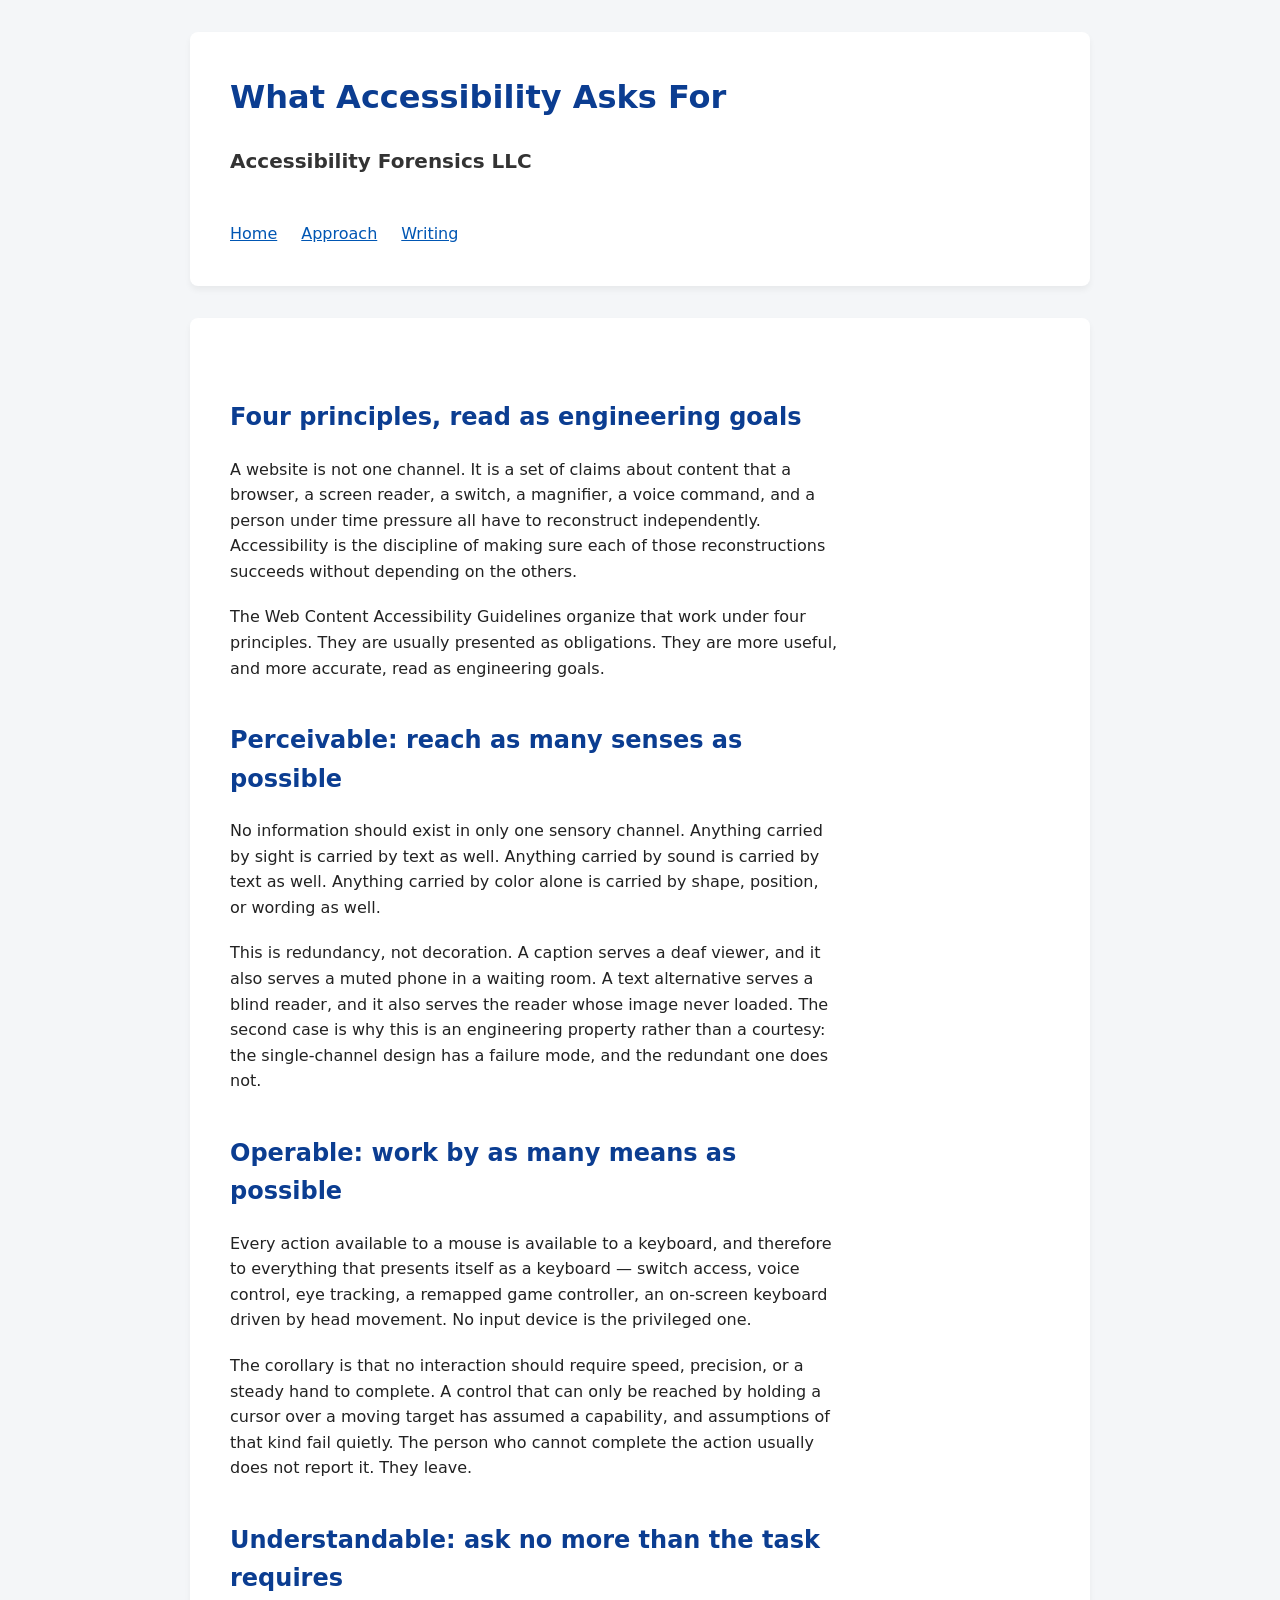
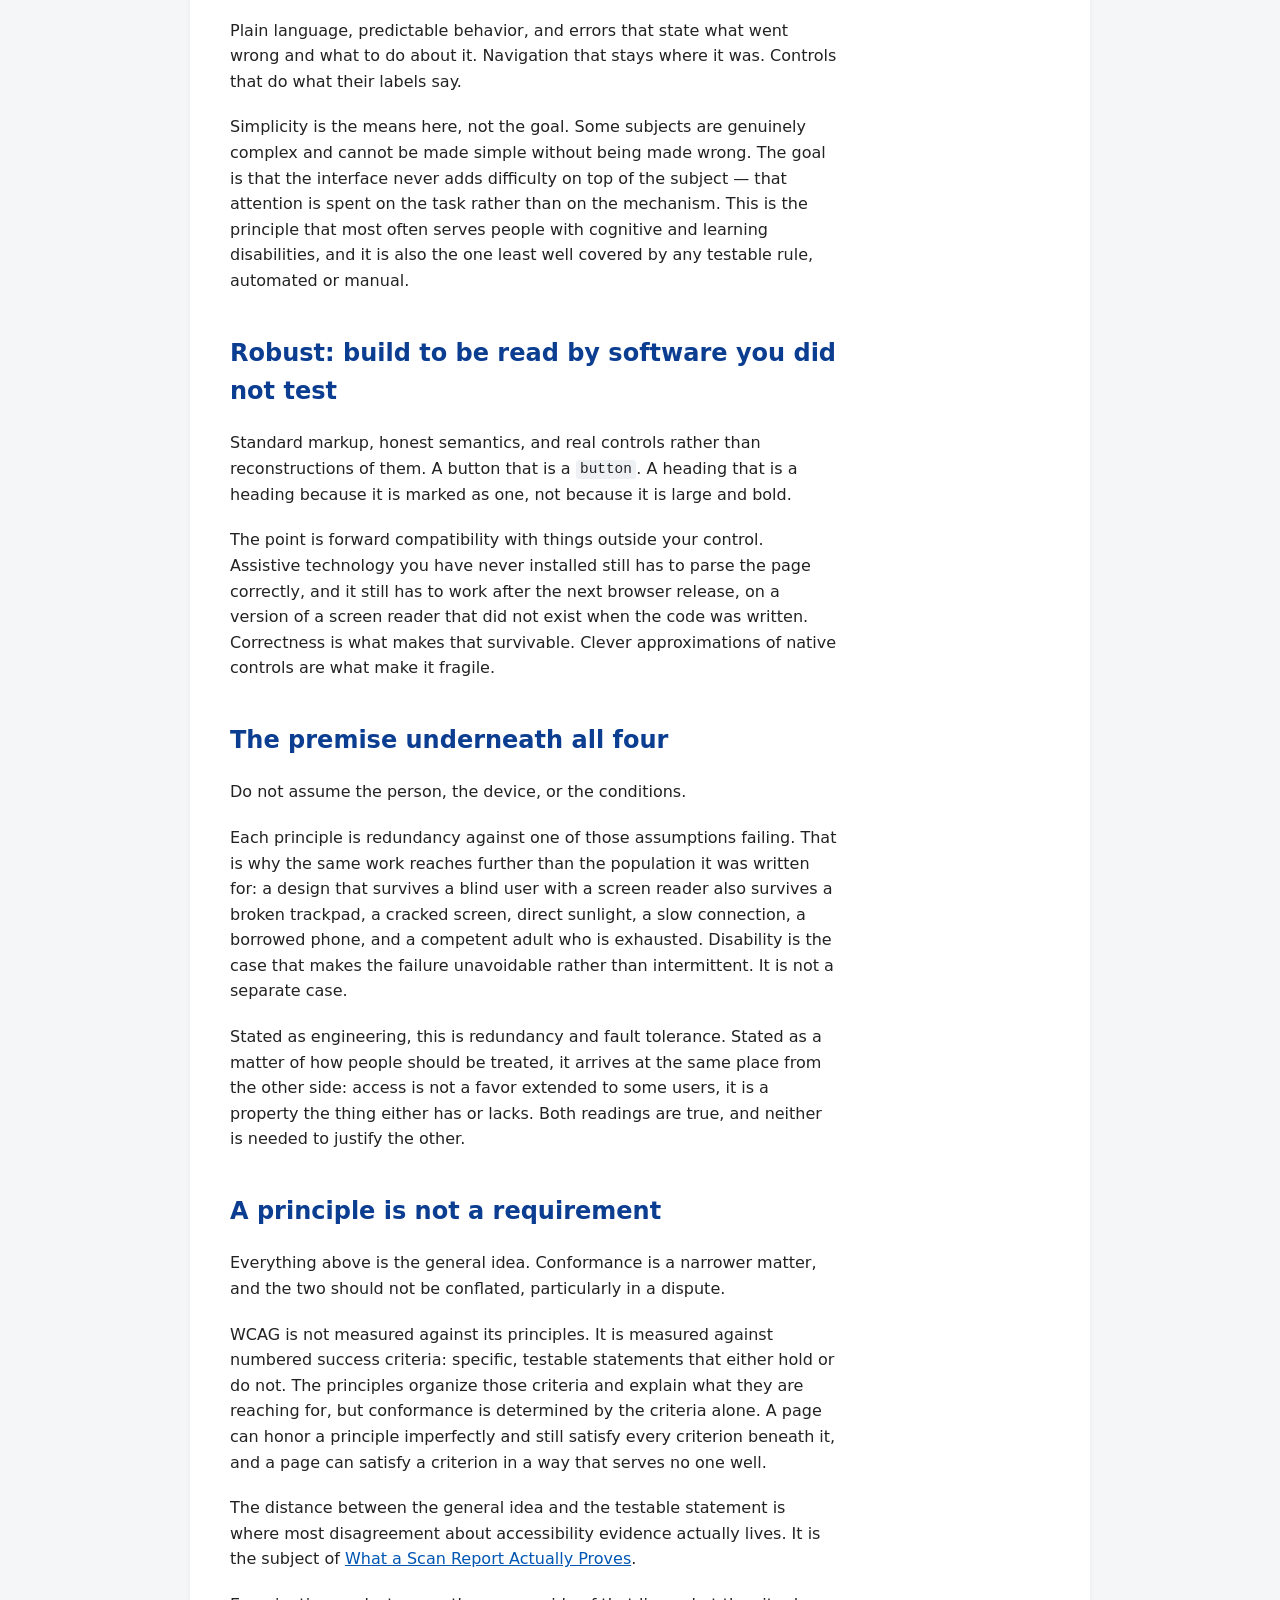
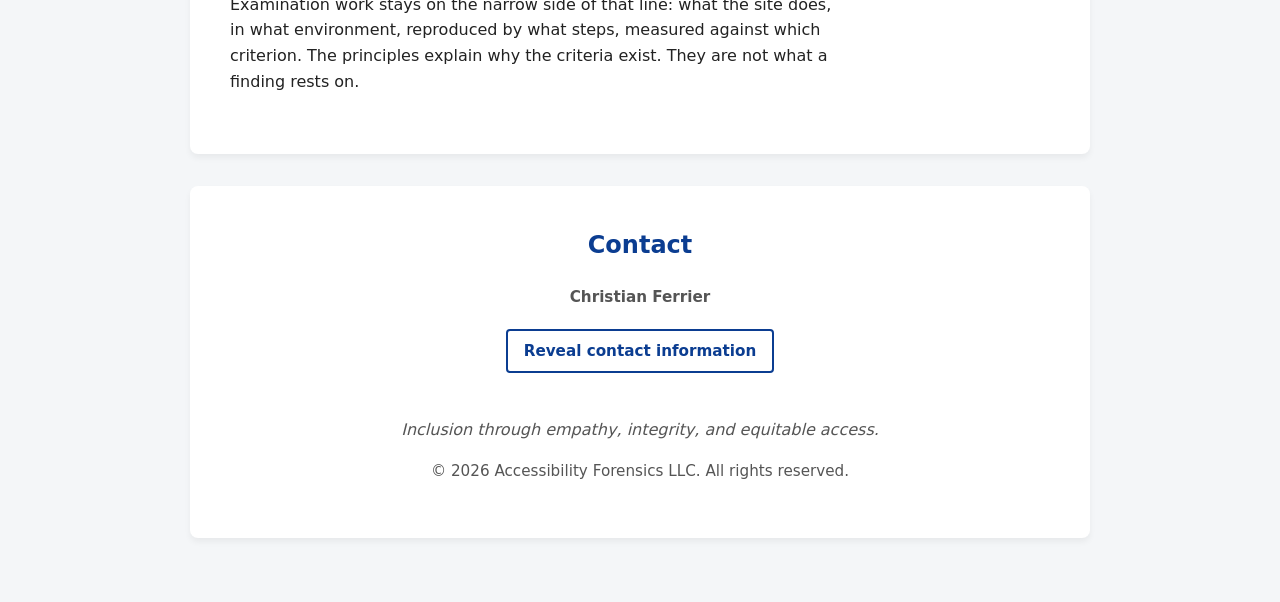
<file: approach/index.html>
<!DOCTYPE html>
<html lang="en">
<head>
    <meta charset="UTF-8">
    <meta name="viewport" content="width=device-width, initial-scale=1.0">
    <meta name="description" content="The four principles behind web accessibility stated as engineering goals: reach as many senses as possible, work by as many means as possible, ask no more than the task requires, and build to be read by software you did not test.">
    <title>What Accessibility Asks For - Accessibility Forensics LLC</title>
    <link rel="preconnect" href="https://challenges.cloudflare.com">
    <link rel="stylesheet" href="/assets/site.css">
</head>
<body>
    <a class="skip-link" href="#main">Skip to main content</a>
    <div class="container">
        <header>
            <div class="brand">
                <div class="brand-text">
                    <h1>What Accessibility Asks For</h1>
                    <p class="tagline">Accessibility Forensics LLC</p>
                </div>
            </div>
            <nav class="site-nav" aria-label="Primary">
                <ul>
                    <li><a href="/">Home</a></li>
                    <li><a href="/approach/">Approach</a></li>
                    <li><a href="/writing/">Writing</a></li>
                </ul>
            </nav>
        </header>

        <main id="main">
            <article>
                <h2>Four principles, read as engineering goals</h2>

                <p>A website is not one channel. It is a set of claims about content that a browser, a screen reader, a switch, a magnifier, a voice command, and a person under time pressure all have to reconstruct independently. Accessibility is the discipline of making sure each of those reconstructions succeeds without depending on the others.</p>

                <p>The Web Content Accessibility Guidelines organize that work under four principles. They are usually presented as obligations. They are more useful, and more accurate, read as engineering goals.</p>

                <h2>Perceivable: reach as many senses as possible</h2>

                <p>No information should exist in only one sensory channel. Anything carried by sight is carried by text as well. Anything carried by sound is carried by text as well. Anything carried by color alone is carried by shape, position, or wording as well.</p>

                <p>This is redundancy, not decoration. A caption serves a deaf viewer, and it also serves a muted phone in a waiting room. A text alternative serves a blind reader, and it also serves the reader whose image never loaded. The second case is why this is an engineering property rather than a courtesy: the single-channel design has a failure mode, and the redundant one does not.</p>

                <h2>Operable: work by as many means as possible</h2>

                <p>Every action available to a mouse is available to a keyboard, and therefore to everything that presents itself as a keyboard &mdash; switch access, voice control, eye tracking, a remapped game controller, an on-screen keyboard driven by head movement. No input device is the privileged one.</p>

                <p>The corollary is that no interaction should require speed, precision, or a steady hand to complete. A control that can only be reached by holding a cursor over a moving target has assumed a capability, and assumptions of that kind fail quietly. The person who cannot complete the action usually does not report it. They leave.</p>

                <h2>Understandable: ask no more than the task requires</h2>

                <p>Plain language, predictable behavior, and errors that state what went wrong and what to do about it. Navigation that stays where it was. Controls that do what their labels say.</p>

                <p>Simplicity is the means here, not the goal. Some subjects are genuinely complex and cannot be made simple without being made wrong. The goal is that the interface never adds difficulty on top of the subject &mdash; that attention is spent on the task rather than on the mechanism. This is the principle that most often serves people with cognitive and learning disabilities, and it is also the one least well covered by any testable rule, automated or manual.</p>

                <h2>Robust: build to be read by software you did not test</h2>

                <p>Standard markup, honest semantics, and real controls rather than reconstructions of them. A button that is a <code>button</code>. A heading that is a heading because it is marked as one, not because it is large and bold.</p>

                <p>The point is forward compatibility with things outside your control. Assistive technology you have never installed still has to parse the page correctly, and it still has to work after the next browser release, on a version of a screen reader that did not exist when the code was written. Correctness is what makes that survivable. Clever approximations of native controls are what make it fragile.</p>

                <h2>The premise underneath all four</h2>

                <p>Do not assume the person, the device, or the conditions.</p>

                <p>Each principle is redundancy against one of those assumptions failing. That is why the same work reaches further than the population it was written for: a design that survives a blind user with a screen reader also survives a broken trackpad, a cracked screen, direct sunlight, a slow connection, a borrowed phone, and a competent adult who is exhausted. Disability is the case that makes the failure unavoidable rather than intermittent. It is not a separate case.</p>

                <p>Stated as engineering, this is redundancy and fault tolerance. Stated as a matter of how people should be treated, it arrives at the same place from the other side: access is not a favor extended to some users, it is a property the thing either has or lacks. Both readings are true, and neither is needed to justify the other.</p>

                <h2>A principle is not a requirement</h2>

                <p>Everything above is the general idea. Conformance is a narrower matter, and the two should not be conflated, particularly in a dispute.</p>

                <p>WCAG is not measured against its principles. It is measured against numbered success criteria: specific, testable statements that either hold or do not. The principles organize those criteria and explain what they are reaching for, but conformance is determined by the criteria alone. A page can honor a principle imperfectly and still satisfy every criterion beneath it, and a page can satisfy a criterion in a way that serves no one well.</p>

                <p>The distance between the general idea and the testable statement is where most disagreement about accessibility evidence actually lives. It is the subject of <a href="/writing/scan-reports/">What a Scan Report Actually Proves</a>.</p>

                <p>Examination work stays on the narrow side of that line: what the site does, in what environment, reproduced by what steps, measured against which criterion. The principles explain why the criteria exist. They are not what a finding rests on.</p>
            </article>
        </main>

        <footer>
            <h2>Contact</h2>
            <address>
                <strong>Christian Ferrier</strong>
                <div class="contact-reveal">
                    <button class="reveal-contact" type="button" id="reveal-contact-button" aria-expanded="false" aria-controls="revealed-contact-details" aria-describedby="turnstile-hint">Reveal contact information</button>
                    <p class="turnstile-hint" id="turnstile-hint" aria-live="polite"></p>
                    <div class="cf-turnstile" id="turnstile-widget" data-sitekey="0x4AAAAAAECEMm6jEvlE8Xki" data-size="flexible" data-appearance="interaction-only" data-execution="execute" data-callback="onTurnstileVerified" data-expired-callback="onTurnstileExpired" data-error-callback="onTurnstileExpired"></div>
                    <div id="revealed-contact-details" hidden></div>
                </div>
                <noscript>Contact details require JavaScript to protect them from automated spam.</noscript>
            </address>
            <p class="mission-statement">Inclusion through empathy, integrity, and equitable access.</p>
            <p>&copy; 2026 Accessibility Forensics LLC. All rights reserved.</p>
        </footer>
    </div>
    <script src="https://challenges.cloudflare.com/turnstile/v0/api.js" async defer></script>
    <script src="/assets/contact-reveal.js" defer></script>
</body>
</html>
</file>
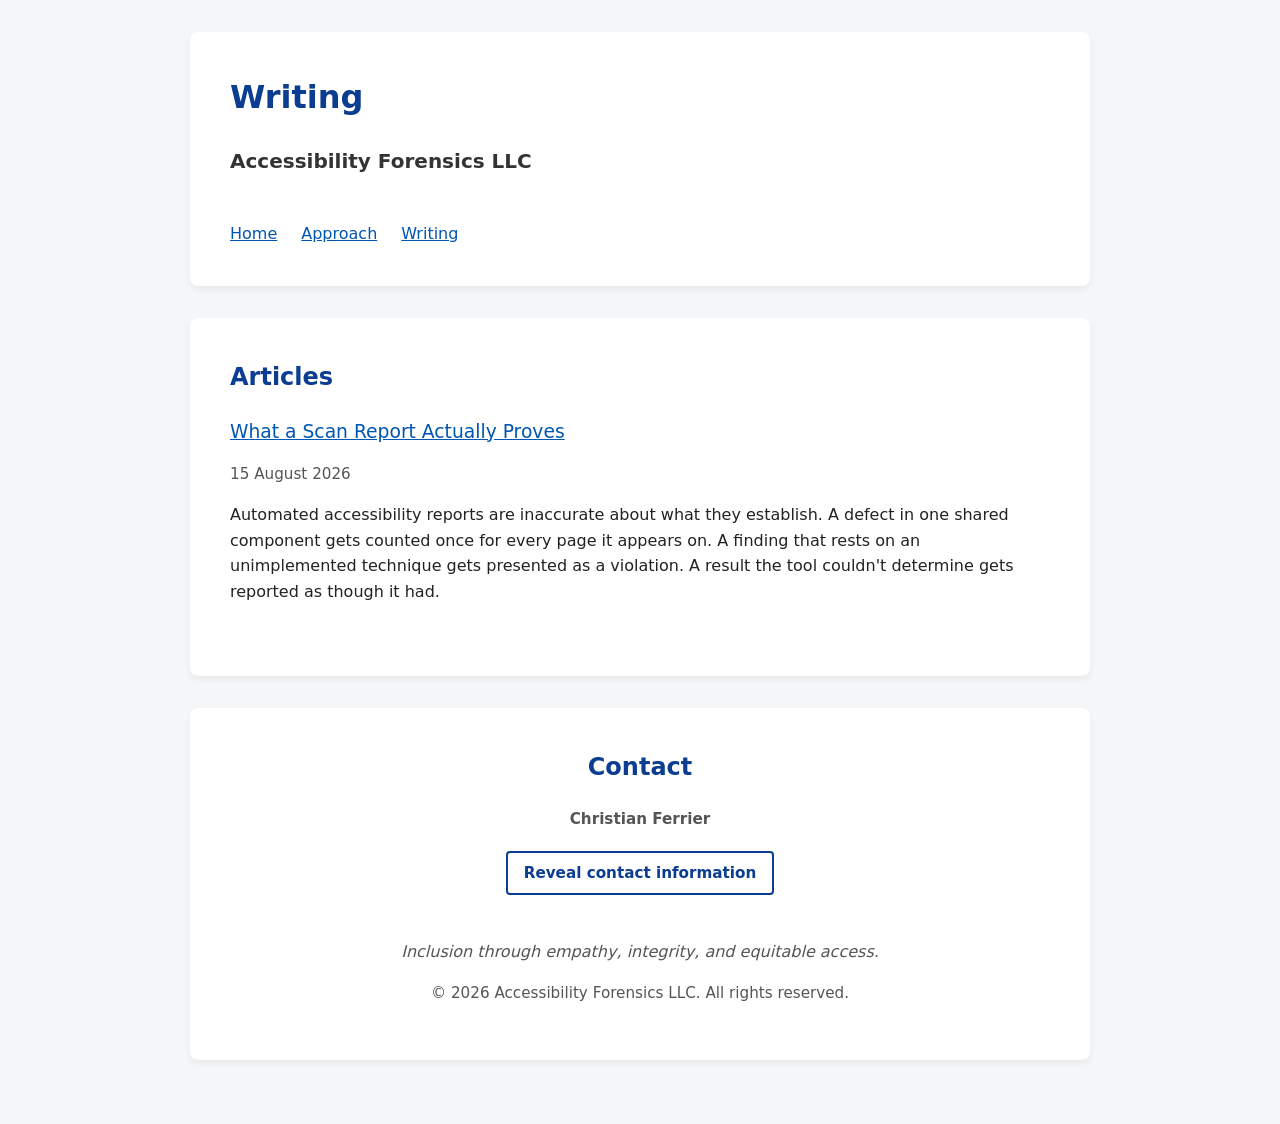
<file: writing/index.html>
<!DOCTYPE html>
<html lang="en">
<head>
    <meta charset="UTF-8">
    <meta name="viewport" content="width=device-width, initial-scale=1.0">
    <meta name="description" content="Writing on website accessibility evidence, automated scan reports, and ADA Title III defense.">
    <title>Writing - Accessibility Forensics LLC</title>
    <link rel="preconnect" href="https://challenges.cloudflare.com">
    <link rel="stylesheet" href="/assets/site.css">
</head>
<body>
    <a class="skip-link" href="#main">Skip to main content</a>
    <div class="container">
        <header>
            <div class="brand">
                <div class="brand-text">
                    <h1>Writing</h1>
                    <p class="tagline">Accessibility Forensics LLC</p>
                </div>
            </div>
            <nav class="site-nav" aria-label="Primary">
                <ul>
                    <li><a href="/">Home</a></li>
                    <li><a href="/approach/">Approach</a></li>
                    <li><a href="/writing/">Writing</a></li>
                </ul>
            </nav>
        </header>

        <main id="main">
            <section>
                <h2>Articles</h2>
                <ul class="article-list">
                    <li>
                        <h3><a href="/writing/scan-reports/">What a Scan Report Actually Proves</a></h3>
                        <p class="article-meta">
                            <time datetime="2026-08-15">15 August 2026</time>
                        </p>
                        <p>Automated accessibility reports are inaccurate about what they establish. A defect in one shared component gets counted once for every page it appears on. A finding that rests on an unimplemented technique gets presented as a violation. A result the tool couldn't determine gets reported as though it had.</p>
                    </li>
                </ul>
            </section>
        </main>

        <footer>
            <h2>Contact</h2>
            <address>
                <strong>Christian Ferrier</strong>
                <div class="contact-reveal">
                    <button class="reveal-contact" type="button" id="reveal-contact-button" aria-expanded="false" aria-controls="revealed-contact-details" aria-describedby="turnstile-hint">Reveal contact information</button>
                    <p class="turnstile-hint" id="turnstile-hint" aria-live="polite"></p>
                    <div class="cf-turnstile" id="turnstile-widget" data-sitekey="0x4AAAAAAECEMm6jEvlE8Xki" data-size="flexible" data-appearance="interaction-only" data-execution="execute" data-callback="onTurnstileVerified" data-expired-callback="onTurnstileExpired" data-error-callback="onTurnstileExpired"></div>
                    <div id="revealed-contact-details" hidden></div>
                </div>
                <noscript>Contact details require JavaScript to protect them from automated spam.</noscript>
            </address>
            <p class="mission-statement">Inclusion through empathy, integrity, and equitable access.</p>
            <p>&copy; 2026 Accessibility Forensics LLC. All rights reserved.</p>
        </footer>
    </div>
    <script src="https://challenges.cloudflare.com/turnstile/v0/api.js" async defer></script>
    <script src="/assets/contact-reveal.js" defer></script>
</body>
</html>
</file>
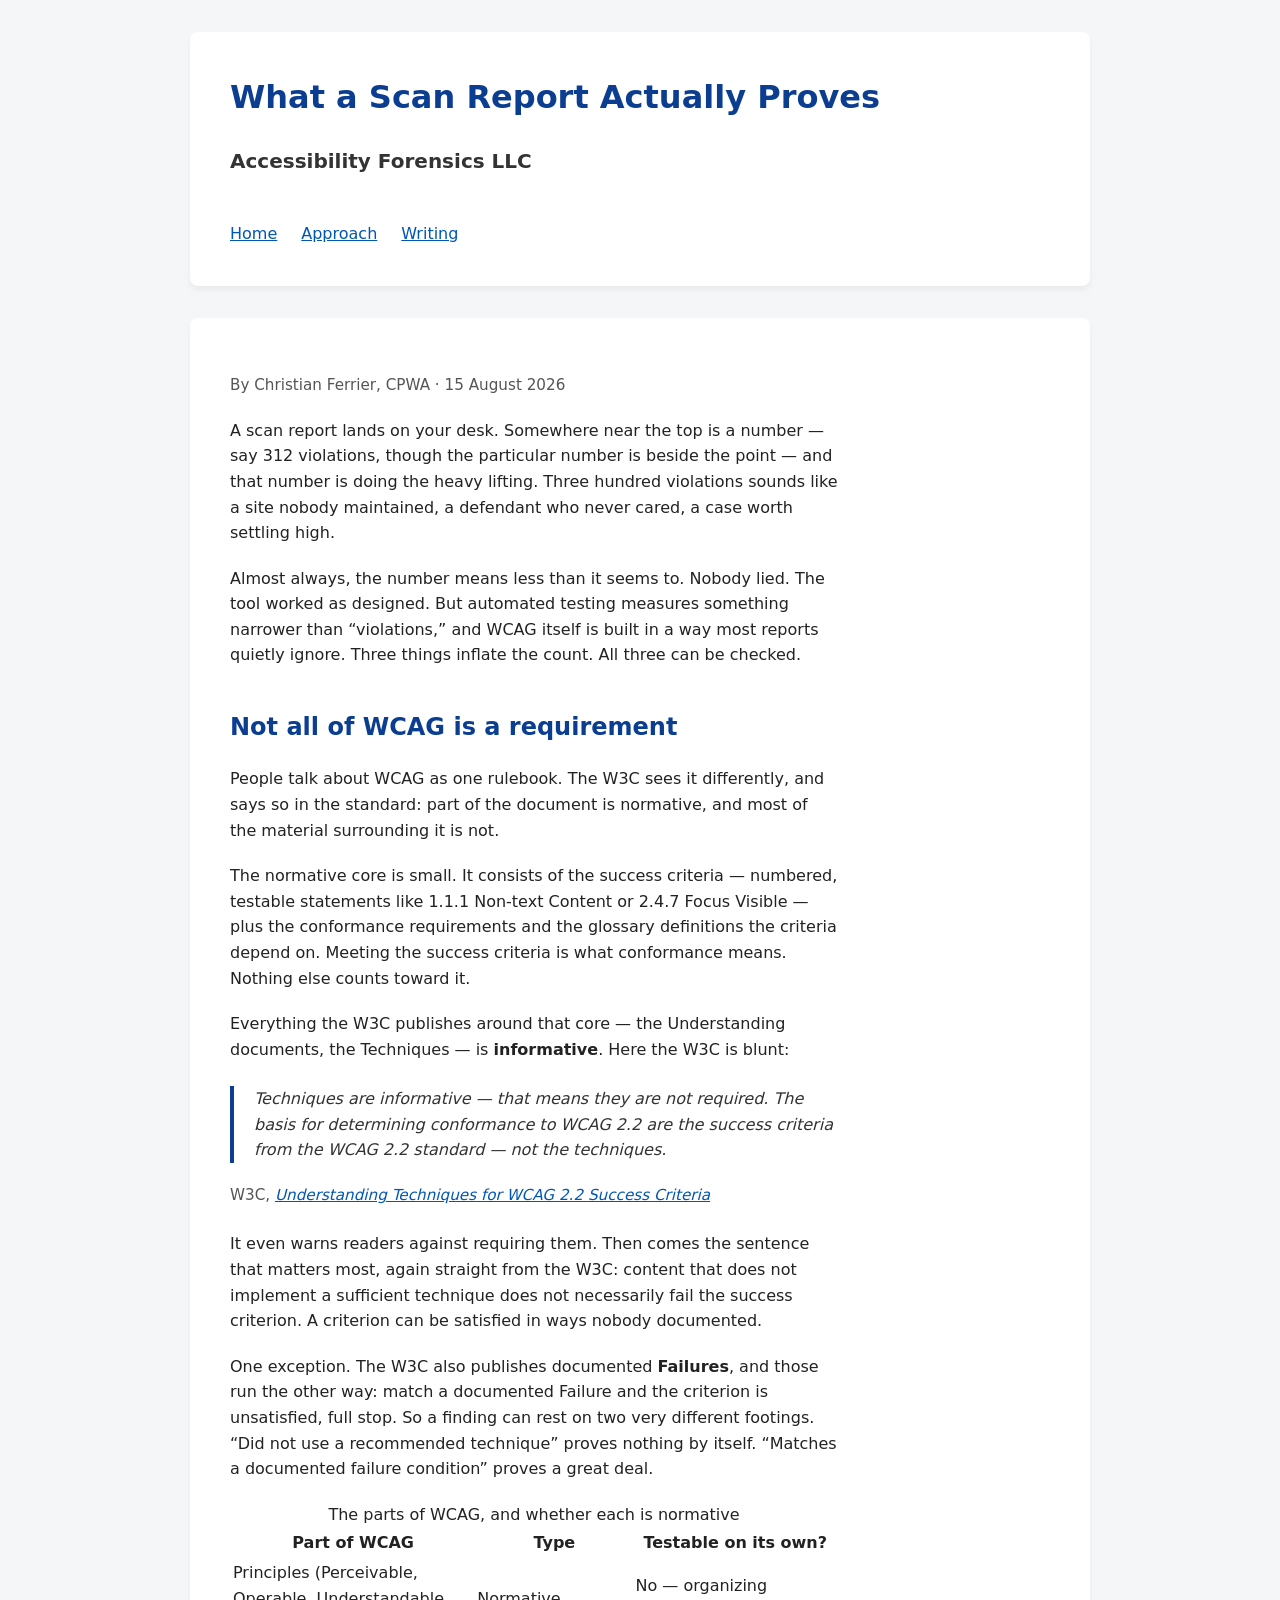
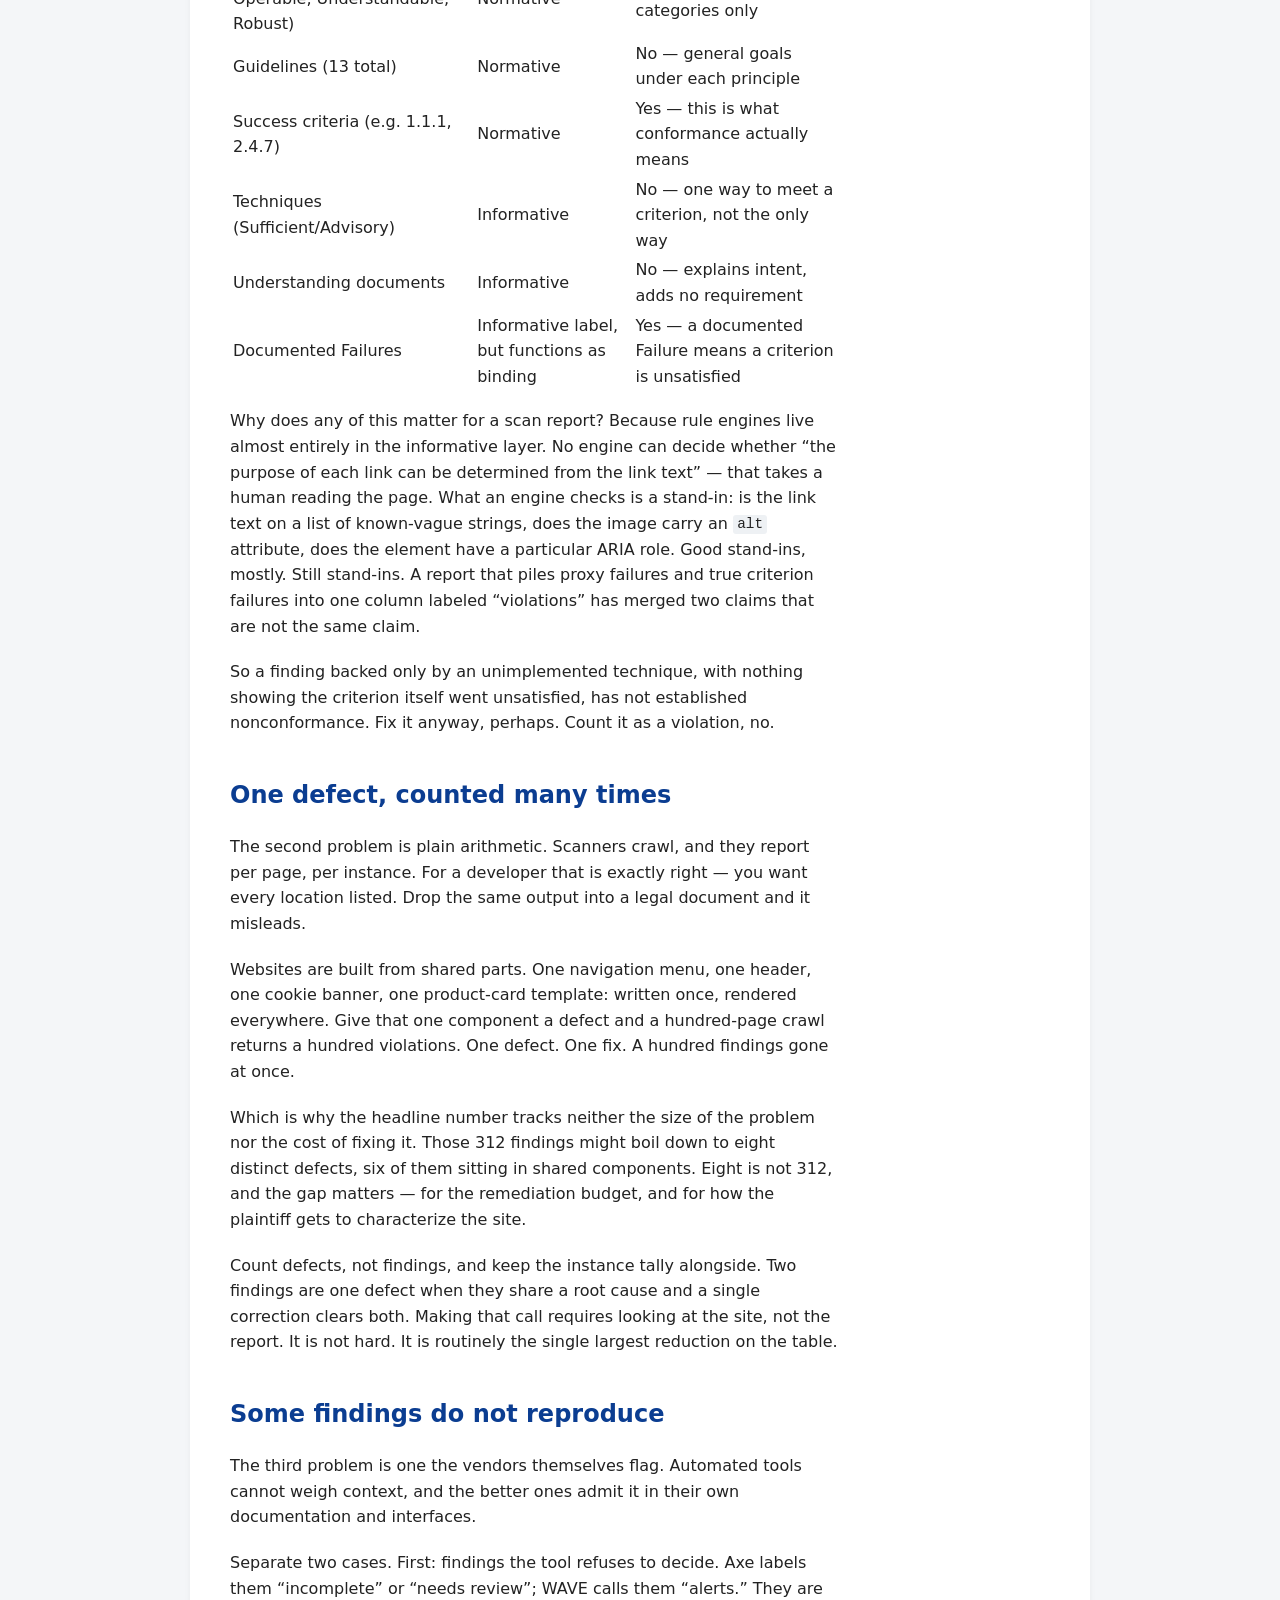
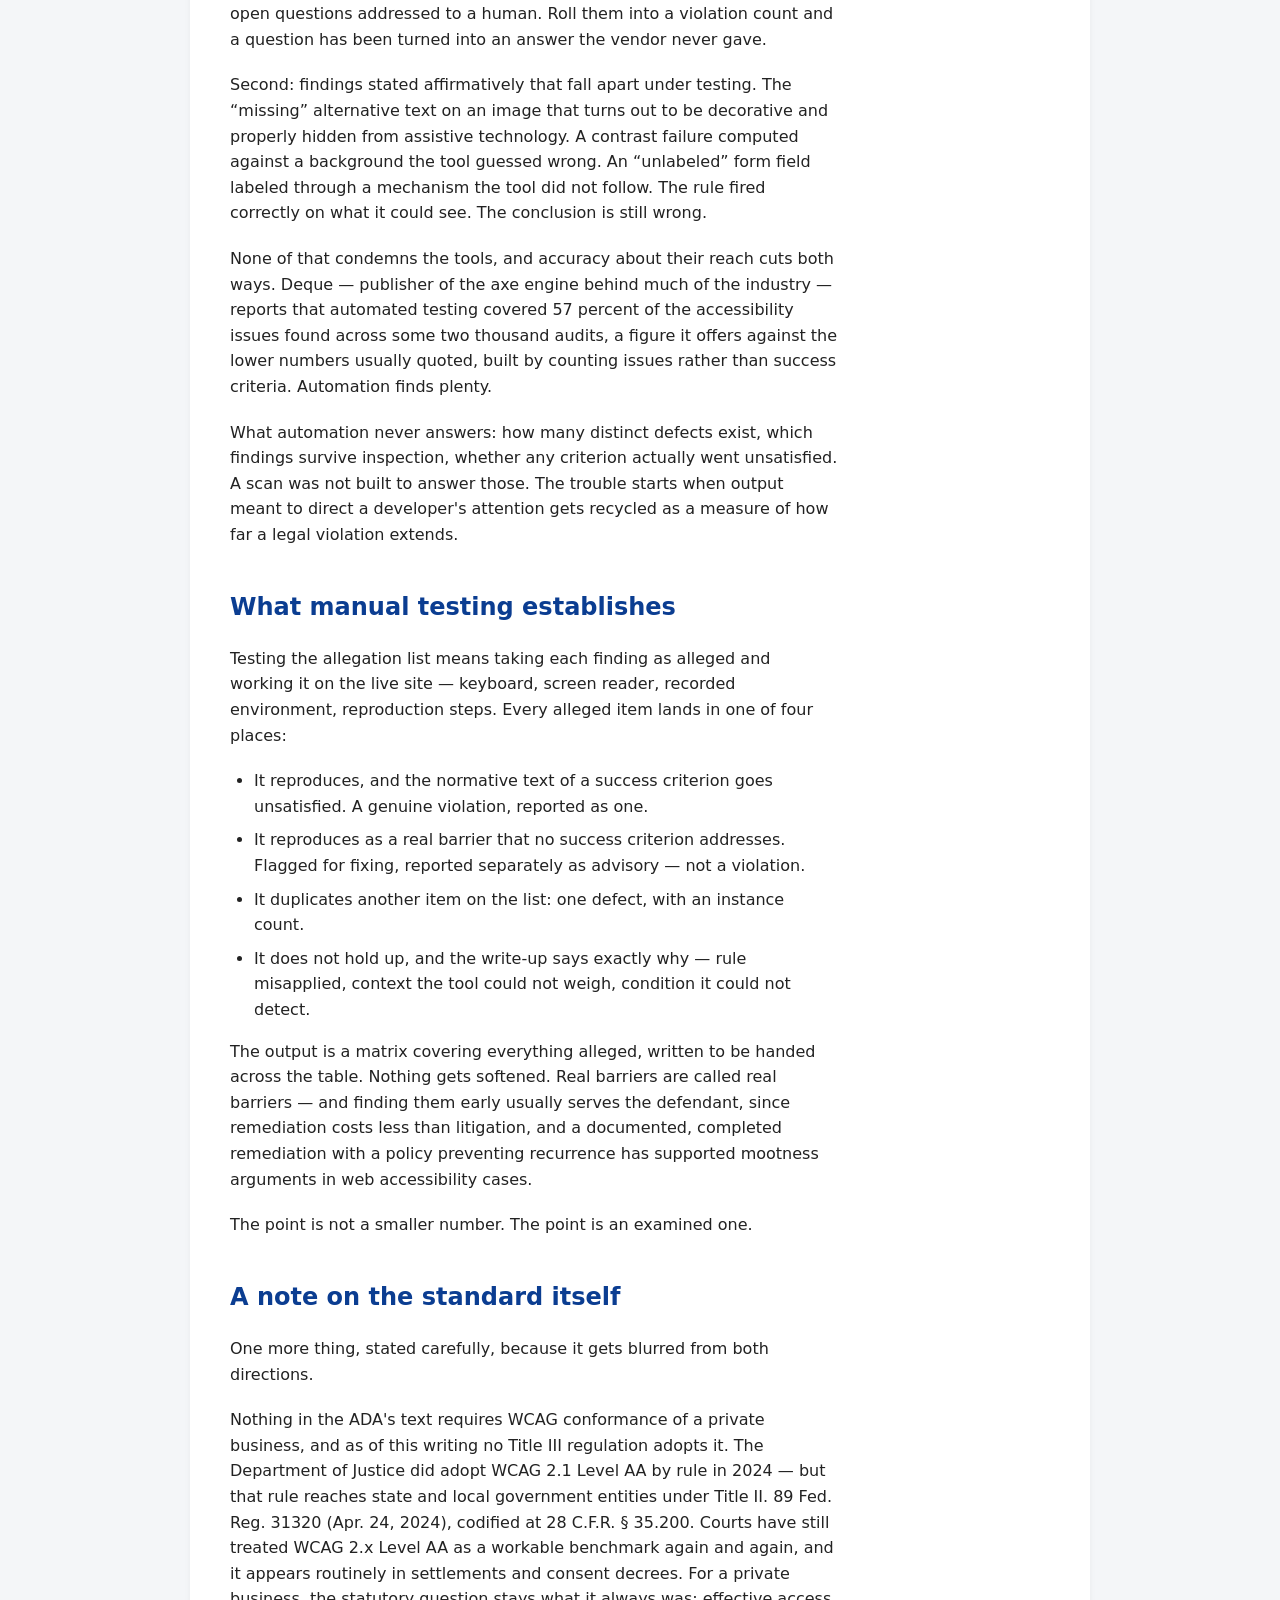
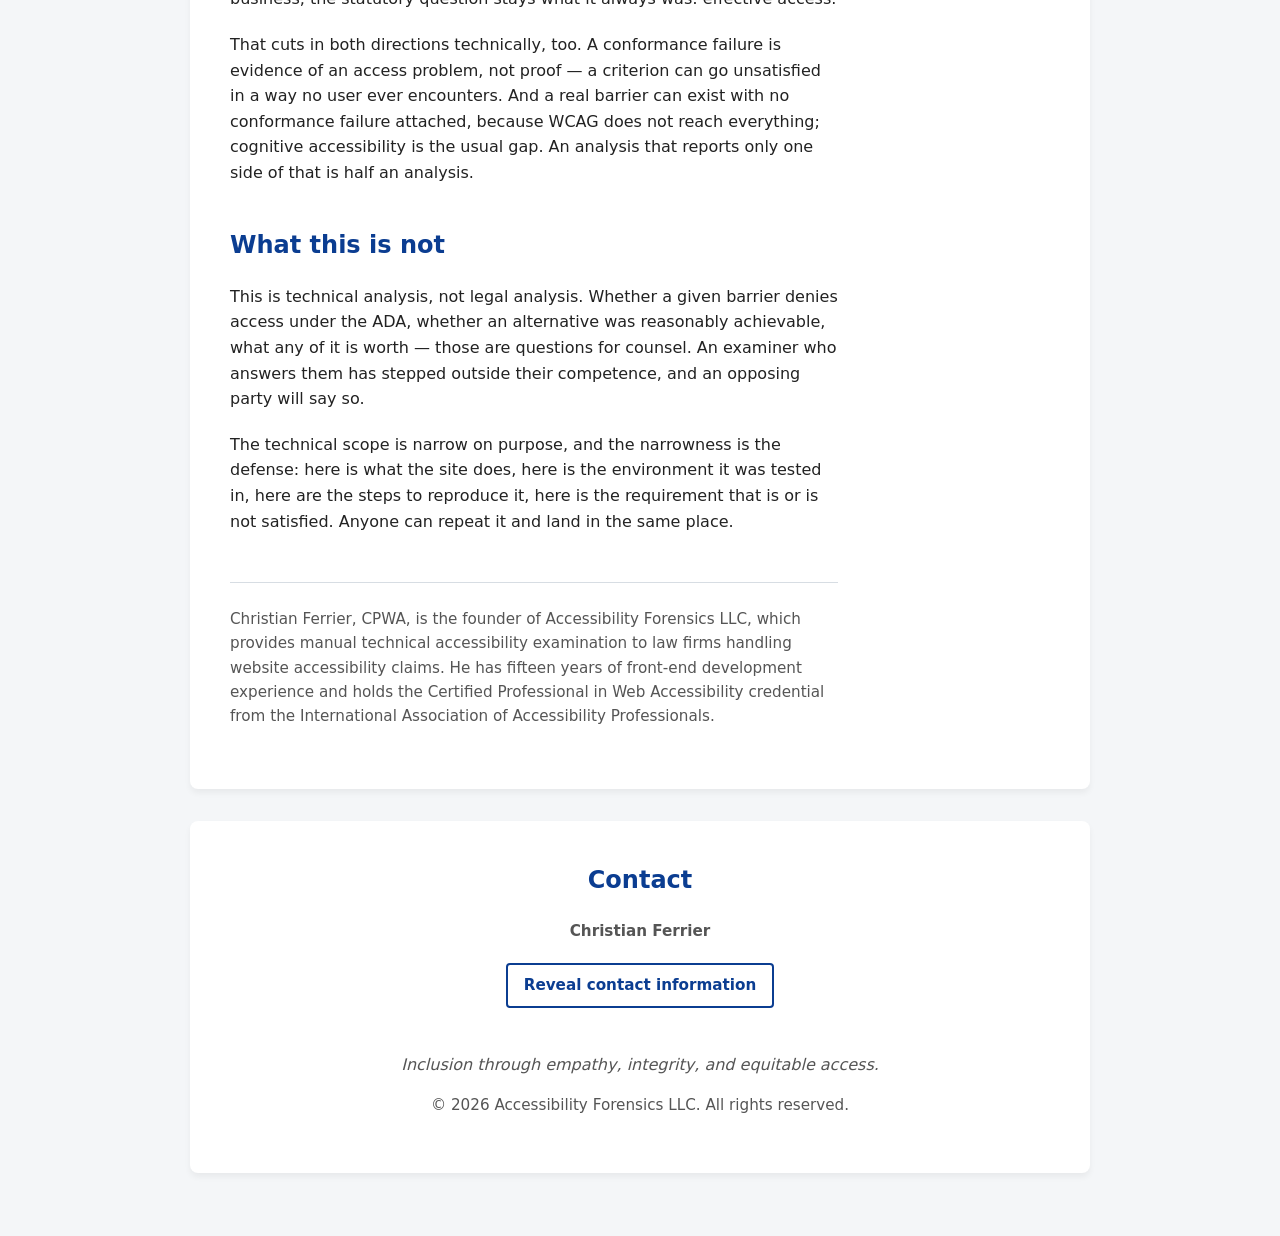
<file: writing/scan-reports/index.html>
<!DOCTYPE html>
<html lang="en">
<head>
    <meta charset="UTF-8">
    <meta name="viewport" content="width=device-width, initial-scale=1.0">
    <meta name="description" content="Why automated accessibility scan reports overstate what they establish, and what manual testing of the allegation list determines instead.">
    <title>What a Scan Report Actually Proves - Accessibility Forensics LLC</title>
    <link rel="preconnect" href="https://challenges.cloudflare.com">
    <link rel="stylesheet" href="/assets/site.css">
</head>
<body>
    <a class="skip-link" href="#main">Skip to main content</a>
    <div class="container">
        <header>
            <div class="brand">
                <div class="brand-text">
                    <h1>What a Scan Report Actually Proves</h1>
                    <p class="tagline">Accessibility Forensics LLC</p>
                </div>
            </div>
            <nav class="site-nav" aria-label="Primary">
                <ul>
                    <li><a href="/">Home</a></li>
                    <li><a href="/approach/">Approach</a></li>
                    <li><a href="/writing/">Writing</a></li>
                </ul>
            </nav>
        </header>

        <main id="main">
            <article>
                <p class="article-meta">
                    By Christian Ferrier, CPWA &middot;
                    <time datetime="2026-08-15">15 August 2026</time>
                </p>

                <p>A scan report lands on your desk. Somewhere near the top is a number &mdash; say 312 violations, though the particular number is beside the point &mdash; and that number is doing the heavy lifting. Three hundred violations sounds like a site nobody maintained, a defendant who never cared, a case worth settling high.</p>

                <p>Almost always, the number means less than it seems to. Nobody lied. The tool worked as designed. But automated testing measures something narrower than &ldquo;violations,&rdquo; and WCAG itself is built in a way most reports quietly ignore. Three things inflate the count. All three can be checked.</p>

                <h2>Not all of WCAG is a requirement</h2>

                <p>People talk about WCAG as one rulebook. The W3C sees it differently, and says so in the standard: part of the document is normative, and most of the material surrounding it is not.</p>

                <p>The normative core is small. It consists of the success criteria &mdash; numbered, testable statements like 1.1.1 Non-text Content or 2.4.7 Focus Visible &mdash; plus the conformance requirements and the glossary definitions the criteria depend on. Meeting the success criteria is what conformance means. Nothing else counts toward it.</p>

                <p>Everything the W3C publishes around that core &mdash; the Understanding documents, the Techniques &mdash; is <strong>informative</strong>. Here the W3C is blunt:</p>

                <figure>
                    <blockquote cite="https://www.w3.org/WAI/WCAG22/Understanding/understanding-techniques">
                        <p>Techniques are informative &mdash; that means they are not required. The basis for determining conformance to WCAG 2.2 are the success criteria from the WCAG 2.2 standard &mdash; not the techniques.</p>
                    </blockquote>
                    <figcaption>
                        W3C, <cite><a href="https://www.w3.org/WAI/WCAG22/Understanding/understanding-techniques">Understanding Techniques for WCAG 2.2 Success Criteria</a></cite>
                    </figcaption>
                </figure>

                <p>It even warns readers against requiring them. Then comes the sentence that matters most, again straight from the W3C: content that does not implement a sufficient technique does not necessarily fail the success criterion. A criterion can be satisfied in ways nobody documented.</p>

                <p>One exception. The W3C also publishes documented <strong>Failures</strong>, and those run the other way: match a documented Failure and the criterion is unsatisfied, full stop. So a finding can rest on two very different footings. &ldquo;Did not use a recommended technique&rdquo; proves nothing by itself. &ldquo;Matches a documented failure condition&rdquo; proves a great deal.</p>

                <table>
                    <caption>The parts of WCAG, and whether each is normative</caption>
                    <thead>
                        <tr>
                            <th scope="col">Part of WCAG</th>
                            <th scope="col">Type</th>
                            <th scope="col">Testable on its own?</th>
                        </tr>
                    </thead>
                    <tbody>
                        <tr>
                            <td>Principles (Perceivable, Operable, Understandable, Robust)</td>
                            <td>Normative</td>
                            <td>No &mdash; organizing categories only</td>
                        </tr>
                        <tr>
                            <td>Guidelines (13 total)</td>
                            <td>Normative</td>
                            <td>No &mdash; general goals under each principle</td>
                        </tr>
                        <tr>
                            <td>Success criteria (e.g. 1.1.1, 2.4.7)</td>
                            <td>Normative</td>
                            <td>Yes &mdash; this is what conformance actually means</td>
                        </tr>
                        <tr>
                            <td>Techniques (Sufficient/Advisory)</td>
                            <td>Informative</td>
                            <td>No &mdash; one way to meet a criterion, not the only way</td>
                        </tr>
                        <tr>
                            <td>Understanding documents</td>
                            <td>Informative</td>
                            <td>No &mdash; explains intent, adds no requirement</td>
                        </tr>
                        <tr>
                            <td>Documented Failures</td>
                            <td>Informative label, but functions as binding</td>
                            <td>Yes &mdash; a documented Failure means a criterion is unsatisfied</td>
                        </tr>
                    </tbody>
                </table>

                <p>Why does any of this matter for a scan report? Because rule engines live almost entirely in the informative layer. No engine can decide whether &ldquo;the purpose of each link can be determined from the link text&rdquo; &mdash; that takes a human reading the page. What an engine checks is a stand-in: is the link text on a list of known-vague strings, does the image carry an <code>alt</code> attribute, does the element have a particular ARIA role. Good stand-ins, mostly. Still stand-ins. A report that piles proxy failures and true criterion failures into one column labeled &ldquo;violations&rdquo; has merged two claims that are not the same claim.</p>

                <p>So a finding backed only by an unimplemented technique, with nothing showing the criterion itself went unsatisfied, has not established nonconformance. Fix it anyway, perhaps. Count it as a violation, no.</p>

                <h2>One defect, counted many times</h2>

                <p>The second problem is plain arithmetic. Scanners crawl, and they report per page, per instance. For a developer that is exactly right &mdash; you want every location listed. Drop the same output into a legal document and it misleads.</p>

                <p>Websites are built from shared parts. One navigation menu, one header, one cookie banner, one product-card template: written once, rendered everywhere. Give that one component a defect and a hundred-page crawl returns a hundred violations. One defect. One fix. A hundred findings gone at once.</p>

                <p>Which is why the headline number tracks neither the size of the problem nor the cost of fixing it. Those 312 findings might boil down to eight distinct defects, six of them sitting in shared components. Eight is not 312, and the gap matters &mdash; for the remediation budget, and for how the plaintiff gets to characterize the site.</p>

                <p>Count defects, not findings, and keep the instance tally alongside. Two findings are one defect when they share a root cause and a single correction clears both. Making that call requires looking at the site, not the report. It is not hard. It is routinely the single largest reduction on the table.</p>

                <h2>Some findings do not reproduce</h2>

                <p>The third problem is one the vendors themselves flag. Automated tools cannot weigh context, and the better ones admit it in their own documentation and interfaces.</p>

                <p>Separate two cases. First: findings the tool refuses to decide. Axe labels them &ldquo;incomplete&rdquo; or &ldquo;needs review&rdquo;; WAVE calls them &ldquo;alerts.&rdquo; They are open questions addressed to a human. Roll them into a violation count and a question has been turned into an answer the vendor never gave.</p>

                <p>Second: findings stated affirmatively that fall apart under testing. The &ldquo;missing&rdquo; alternative text on an image that turns out to be decorative and properly hidden from assistive technology. A contrast failure computed against a background the tool guessed wrong. An &ldquo;unlabeled&rdquo; form field labeled through a mechanism the tool did not follow. The rule fired correctly on what it could see. The conclusion is still wrong.</p>

                <p>None of that condemns the tools, and accuracy about their reach cuts both ways. Deque &mdash; publisher of the axe engine behind much of the industry &mdash; reports that automated testing covered 57 percent of the accessibility issues found across some two thousand audits, a figure it offers against the lower numbers usually quoted, built by counting issues rather than success criteria. Automation finds plenty.</p>

                <p>What automation never answers: how many distinct defects exist, which findings survive inspection, whether any criterion actually went unsatisfied. A scan was not built to answer those. The trouble starts when output meant to direct a developer's attention gets recycled as a measure of how far a legal violation extends.</p>

                <h2>What manual testing establishes</h2>

                <p>Testing the allegation list means taking each finding as alleged and working it on the live site &mdash; keyboard, screen reader, recorded environment, reproduction steps. Every alleged item lands in one of four places:</p>

                <ul>
                    <li>It reproduces, and the normative text of a success criterion goes unsatisfied. A genuine violation, reported as one.</li>
                    <li>It reproduces as a real barrier that no success criterion addresses. Flagged for fixing, reported separately as advisory &mdash; not a violation.</li>
                    <li>It duplicates another item on the list: one defect, with an instance count.</li>
                    <li>It does not hold up, and the write-up says exactly why &mdash; rule misapplied, context the tool could not weigh, condition it could not detect.</li>
                </ul>

                <p>The output is a matrix covering everything alleged, written to be handed across the table. Nothing gets softened. Real barriers are called real barriers &mdash; and finding them early usually serves the defendant, since remediation costs less than litigation, and a documented, completed remediation with a policy preventing recurrence has supported mootness arguments in web accessibility cases.</p>

                <p>The point is not a smaller number. The point is an examined one.</p>

                <h2>A note on the standard itself</h2>

                <p>One more thing, stated carefully, because it gets blurred from both directions.</p>

                <p>Nothing in the ADA's text requires WCAG conformance of a private business, and as of this writing no Title III regulation adopts it. The Department of Justice did adopt WCAG 2.1 Level AA by rule in 2024 &mdash; but that rule reaches state and local government entities under Title II. 89 Fed. Reg. 31320 (Apr. 24, 2024), codified at 28 C.F.R. &sect; 35.200. Courts have still treated WCAG 2.x Level AA as a workable benchmark again and again, and it appears routinely in settlements and consent decrees. For a private business, the statutory question stays what it always was: effective access.</p>

                <p>That cuts in both directions technically, too. A conformance failure is evidence of an access problem, not proof &mdash; a criterion can go unsatisfied in a way no user ever encounters. And a real barrier can exist with no conformance failure attached, because WCAG does not reach everything; cognitive accessibility is the usual gap. An analysis that reports only one side of that is half an analysis.</p>

                <h2>What this is not</h2>

                <p>This is technical analysis, not legal analysis. Whether a given barrier denies access under the ADA, whether an alternative was reasonably achievable, what any of it is worth &mdash; those are questions for counsel. An examiner who answers them has stepped outside their competence, and an opposing party will say so.</p>

                <p>The technical scope is narrow on purpose, and the narrowness is the defense: here is what the site does, here is the environment it was tested in, here are the steps to reproduce it, here is the requirement that is or is not satisfied. Anyone can repeat it and land in the same place.</p>

                <p class="author-note">Christian Ferrier, CPWA, is the founder of Accessibility Forensics LLC, which provides manual technical accessibility examination to law firms handling website accessibility claims. He has fifteen years of front-end development experience and holds the Certified Professional in Web Accessibility credential from the International Association of Accessibility Professionals.</p>
            </article>
        </main>

        <footer>
            <h2>Contact</h2>
            <address>
                <strong>Christian Ferrier</strong>
                <div class="contact-reveal">
                    <button class="reveal-contact" type="button" id="reveal-contact-button" aria-expanded="false" aria-controls="revealed-contact-details" aria-describedby="turnstile-hint">Reveal contact information</button>
                    <p class="turnstile-hint" id="turnstile-hint" aria-live="polite"></p>
                    <div class="cf-turnstile" id="turnstile-widget" data-sitekey="0x4AAAAAAECEMm6jEvlE8Xki" data-size="flexible" data-appearance="interaction-only" data-execution="execute" data-callback="onTurnstileVerified" data-expired-callback="onTurnstileExpired" data-error-callback="onTurnstileExpired"></div>
                    <div id="revealed-contact-details" hidden></div>
                </div>
                <noscript>Contact details require JavaScript to protect them from automated spam.</noscript>
            </address>
            <p class="mission-statement">Inclusion through empathy, integrity, and equitable access.</p>
            <p>&copy; 2026 Accessibility Forensics LLC. All rights reserved.</p>
        </footer>
    </div>
    <script src="https://challenges.cloudflare.com/turnstile/v0/api.js" async defer></script>
    <script src="/assets/contact-reveal.js" defer></script>
</body>
</html>
</file>
<file: assets/site.css>
body {
    font-family: system-ui, -apple-system, BlinkMacSystemFont, 'Segoe UI', Roboto, Oxygen, Ubuntu, Cantarell, sans-serif;
    line-height: 1.6;
    color: #222222;
    background-color: #f4f6f8;
    margin: 0;
    padding: 0;
}

.container {
    max-width: 900px;
    margin: 0 auto;
    padding: 2rem;
}

header, main, footer {
    background-color: #ffffff;
    padding: 2.5rem;
    margin-bottom: 2rem;
    border-radius: 8px;
    box-shadow: 0 4px 6px rgba(0,0,0,0.05);
}

h1, h2, h3 {
    color: #0b3d91;
    margin-top: 0;
}

header p.tagline {
    font-size: 1.25rem;
    font-weight: bold;
    color: #333333;
}

p.mission-statement {
    font-size: 1rem;
    font-style: italic;
    color: #555555;
    margin-top: 0.25rem;
}

.visually-hidden {
    position: absolute;
    width: 1px;
    height: 1px;
    padding: 0;
    margin: -1px;
    overflow: hidden;
    clip: rect(0, 0, 0, 0);
    white-space: nowrap;
    border: 0;
}

.badge-link {
    display: inline-flex;
    flex-direction: row;
    flex-wrap: nowrap;
    align-items: center;
    gap: 0.4rem;
    text-decoration: none;
}

.badge-link .external-link-icon {
    flex-shrink: 0;
    color: #0056b3;
}

a {
    color: #0056b3;
    text-decoration: underline;
    font-weight: 500;
}

a:hover {
    color: #003d82;
    text-decoration: none;
}

a:focus-visible,
button:focus-visible,
.reveal-contact:focus-visible {
    outline: 3px solid #0b3d91;
    outline-offset: 2px;
    text-decoration: underline;
}

ul {
    padding-left: 1.5rem;
}

li {
    margin-bottom: 0.5rem;
}

.expertise-layout {
    display: flex;
    gap: 2rem;
    align-items: flex-start;
}

.expertise-layout > ul {
    flex: 1 1 0%;
    min-width: 0;
}

.credential-badge {
    flex-shrink: 0;
    display: flex;
    align-items: center;
    justify-content: center;
    text-align: center;
    padding: 0.75rem 0.5rem;
    border: 1px solid #d7dde3;
    border-radius: 8px;
}

.brand {
    display: flex;
    align-items: center;
    flex-wrap: wrap;
    gap: 1.25rem;
}

.mitsu-tomoe-wrapper {
    position: relative;
    display: flex;
    flex-shrink: 0;
    font-size: 1.5rem;
    width: 4.5em;
    height: 4.5em;
}

.header-logo {
    width: 4.5em;
    height: 4.5em;
    display: block;
    animation: rotate 16s linear infinite;
    transform-origin: center;
}

.header-logo .sub-tomoe {
    transform-box: fill-box;
    transform-origin: center;
    animation: rotate-flipped 8s linear infinite reverse;
}

@keyframes rotate {
    from {
        transform: rotate(0deg);
    }

    to {
        transform: rotate(360deg);
    }
}

@keyframes rotate-flipped {
    from {
        transform: scaleX(-1) rotate(0deg);
    }

    to {
        transform: scaleX(-1) rotate(360deg);
    }
}

@media (prefers-reduced-motion: reduce) {
    .header-logo,
    .header-logo .sub-tomoe {
        animation: none;
    }

    .header-logo .sub-tomoe {
        transform: scaleX(-1);
    }
}

@media (max-width: 700px) {
    .container {
        padding: 0.75rem;
    }

    header, main, footer {
        padding: 1.5rem 1.25rem;
        margin-bottom: 1rem;
    }

    .expertise-layout {
        flex-direction: column;
    }

    .mitsu-tomoe-wrapper,
    .header-logo {
        width: 3em;
        height: 3em;
    }
}

.cta-button {
    display: inline-block;
    background-color: #0b3d91;
    color: #ffffff !important;
    padding: 0.75rem 1.5rem;
    text-decoration: none;
    border-radius: 4px;
    font-weight: bold;
    margin-top: 1rem;
}

.cta-button:hover, .cta-button:focus {
    background-color: #072a66;
    color: #ffffff;
}

footer {
    text-align: center;
    font-size: 0.95rem;
    color: #555555;
}

footer h2 {
    font-size: 1.5rem;
}

footer address {
    font-style: normal;
}

.contact-reveal {
    margin: 1.25rem 0 2rem;
}

.cf-turnstile {
    max-width: 100%;
    overflow: hidden;
}

.turnstile-hint {
    margin: 0.75rem 0;
    font-size: 0.9rem;
}

.reveal-contact {
    min-height: 2.75rem;
    border: 2px solid #0b3d91;
    border-radius: 4px;
    padding: 0.5rem 1rem;
    color: #0b3d91;
    background-color: #ffffff;
    font: inherit;
    font-weight: bold;
    cursor: pointer;
}

.reveal-contact:hover,
.reveal-contact:focus-visible {
    color: #ffffff;
    background-color: #0b3d91;
}

.revealed-contact {
    display: inline-flex;
    min-height: 2.75rem;
    align-items: center;
}


/* ---- Site navigation ---- */

.site-nav {
    margin-top: 1.5rem;
}

.site-nav ul {
    list-style: none;
    display: flex;
    flex-wrap: wrap;
    gap: 1.5rem;
    margin: 0;
    padding: 0;
}

.site-nav li {
    margin-bottom: 0;
}

.skip-link {
    position: absolute;
    left: -9999px;
    top: 0;
    background-color: #ffffff;
    color: #0b3d91;
    padding: 0.75rem 1rem;
    z-index: 10;
}

.skip-link:focus {
    left: 0;
}

/* ---- Long-form articles ---- */

article {
    max-width: 38em;
}

article h2 {
    margin-top: 2.5rem;
}

article p {
    margin-bottom: 1.25rem;
}

article figure {
    margin: 1.5rem 0;
}

article figcaption {
    margin-top: 0.5rem;
    font-size: 0.95rem;
    color: #555555;
}

article blockquote {
    margin: 0;
    padding-left: 1.25rem;
    border-left: 4px solid #0b3d91;
    font-style: italic;
    color: #333333;
}

article code {
    font-family: ui-monospace, SFMono-Regular, Menlo, Consolas, monospace;
    font-size: 0.9em;
    background-color: #eef1f4;
    padding: 0.1em 0.3em;
    border-radius: 3px;
}

.article-meta {
    color: #555555;
    font-size: 0.95rem;
}

.article-list {
    list-style: none;
    padding-left: 0;
}

.article-list li {
    margin-bottom: 2rem;
}

.article-list h3 {
    margin-bottom: 0.25rem;
}

.author-note {
    margin-top: 3rem;
    padding-top: 1.5rem;
    border-top: 1px solid #d7dde3;
    font-size: 0.95rem;
    color: #555555;
}
</file>
